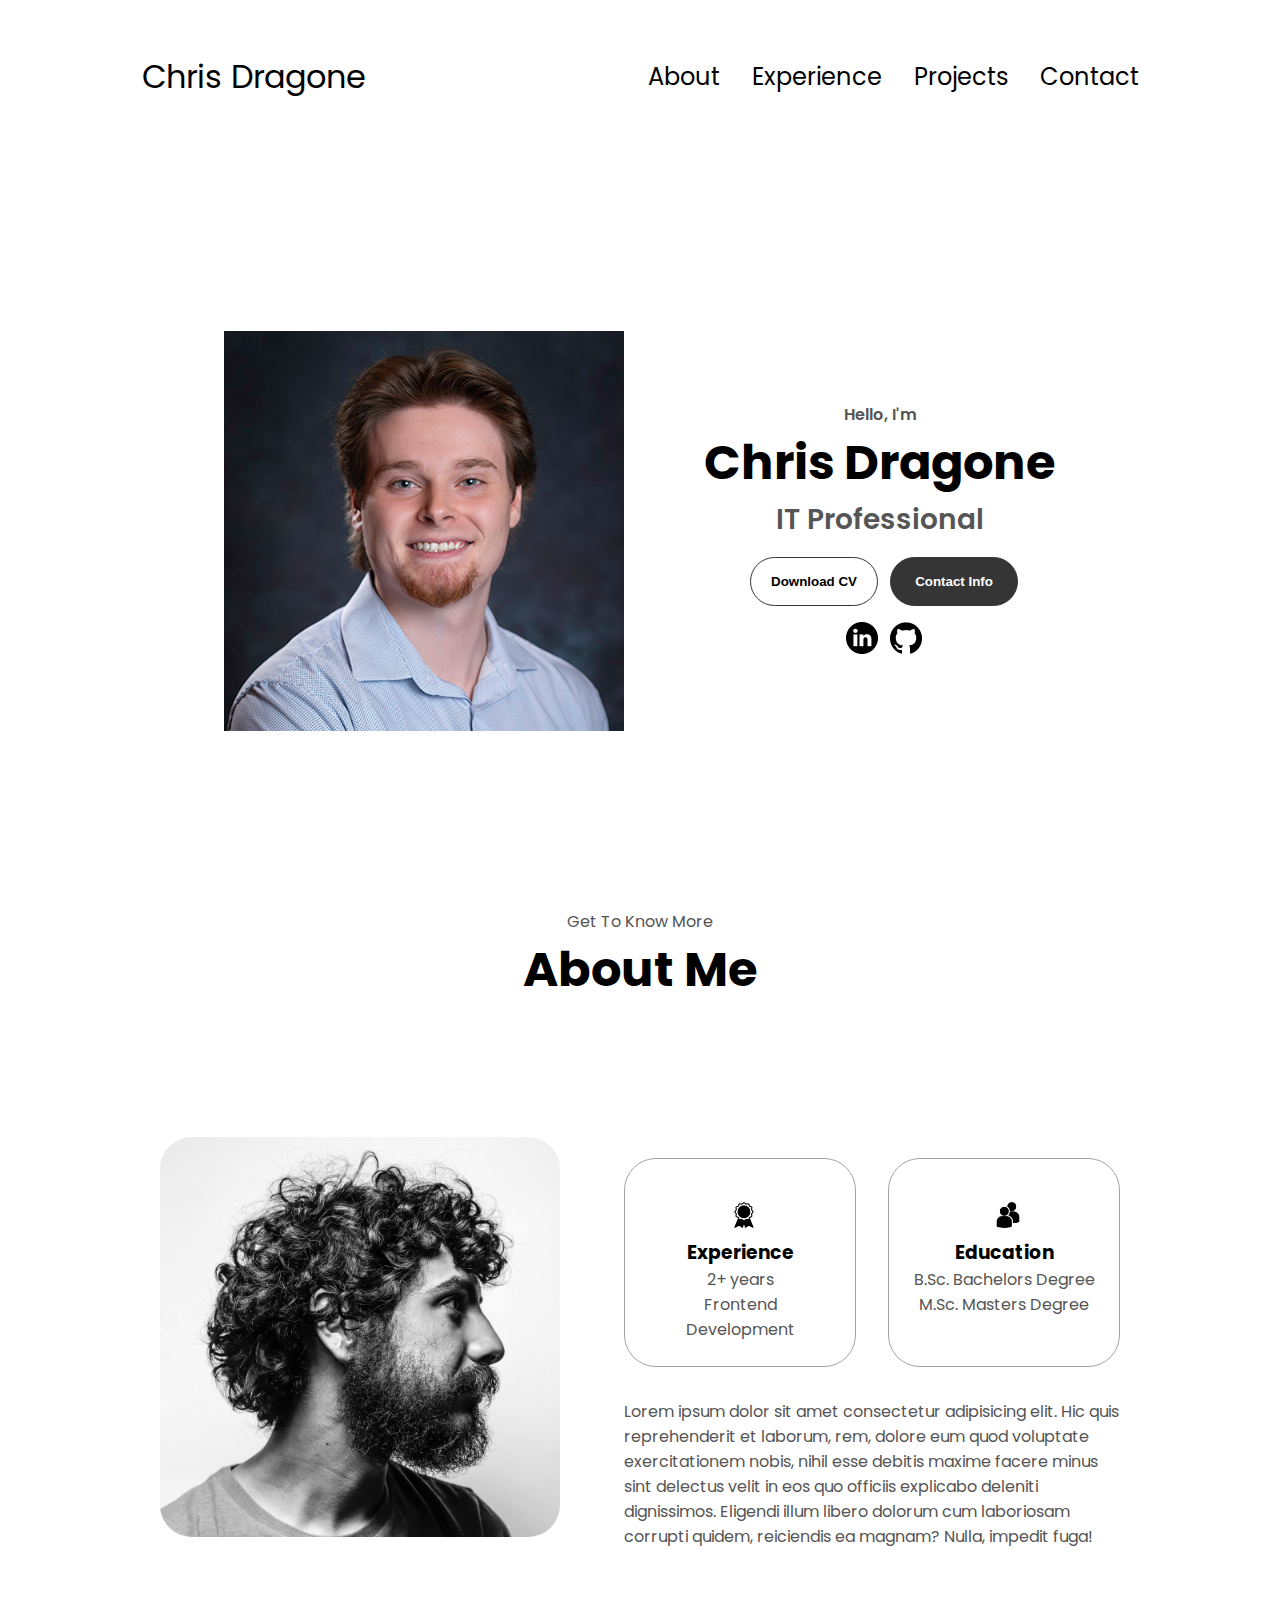
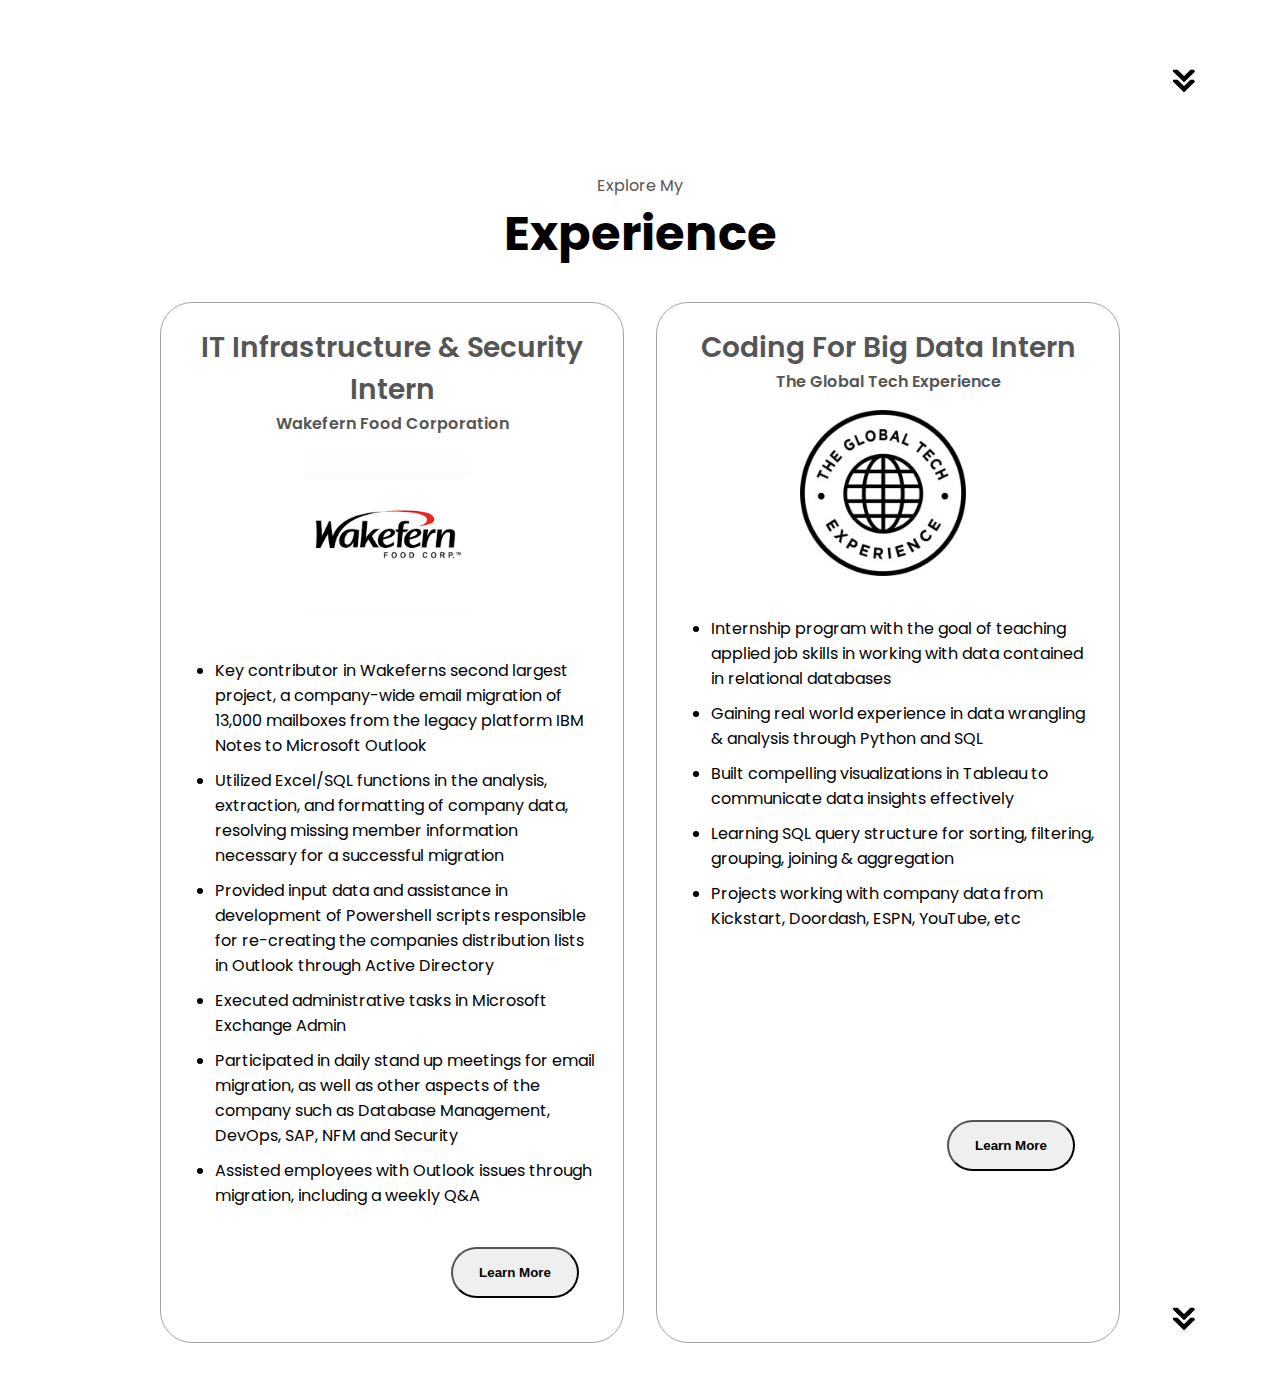
<file: index.html>
<!DOCTYPE html>
<html lang="en">
  <head>
    <meta charset="UTF-8" />
    <meta name="viewport" content="width=device-width, initial-scale=1.0" />
    <title>My Portfolio</title>
    <link rel="stylesheet" href="style.css" />
    <link rel="stylesheet" href="mediaqueries.css" />
  </head>
  <body>
    <nav id="desktop-nav">
      <div class="logo">Chris Dragone</div>
      <div>
        <ul class="nav-links">
          <li><a href="#about">About</a></li>
          <li><a href="#experience">Experience</a></li>
          <li><a href="#projects">Projects</a></li>
          <li><a href="#contacts">Contact</a></li>
        </ul>
      </div>
    </nav>
    <nav id="hamburger-nav">
      <div class="logo">Chris Dragone</div>
      <div class="hamburger-menu">
        <div class="hamburger-icon" onclick="toggleMenu()">
          <span></span>
          <span></span>
          <span></span>
        </div>
        <div class="menu-links">
          <li><a href="#about" onclick="toggleMenu()">About</a></li>
          <li><a href="#experience" onclick="toggleMenu()">Experience</a></li>
          <li><a href="#projects" onclick="toggleMenu()">Projects</a></li>
          <li><a href="#contacts" onclick="toggleMenu()">Contact</a></li>
        </div>
      </div>
    </nav>
    <section id="profile">
      <div class="section__pic-container">
        <img
          src="./assets/profile-pic.jpg"
          alt="Chris Dragone Profile Picture"
        />
      </div>
      <div class="section__text">
        <p class="section__text__p1">Hello, I'm</p>
        <h1 class="title">Chris Dragone</h1>
        <p class="section__text__p2">IT Professional</p>
        <div class="btn_container">
          <button
            class="btn btn-color-2"
            onclick="window.open('./assets/resume-example.pdf')"
          >
            Download CV
          </button>
          <button class="btn btn-color-1" onclick="location.href='./#contact'">
            Contact Info
          </button>
        </div>
        <div id="socials-containter">
          <img
            src="./assets/linkedin.png"
            alt="My LinkedIn profile"
            class="icon"
            onclick="location.href='https://www.linkedin.com/in/chrisdragone'"
          />
          <img
          src="./assets/github.png"
          alt="My GitHub profile"
          class="icon"
          onclick="location.href='https://github.com/CPDragone'"
          />
        </div>
      </div>
    </section>
 <section id="about">
      <p class="section__text__p1">Get To Know More</p>
      <h1 class="title">About Me</h1>
      <div class="section-container">
        <div class="section__pic-container">
          <img
            src="./assets/about-pic.png"
            alt="Profile picture"
            class="about-pic"
          />
        </div>
        <div class="about-details-container">
          <div class="about-containers">
            <div class="details-container">
              <img
                src="./assets/experience.png"
                alt="Experience icon"
                class="icon"
              />
              <h3>Experience</h3>
              <p>2+ years <br />Frontend Development</p>
            </div>
            <div class="details-container">
              <img
                src="./assets/education.png"
                alt="Education icon"
                class="icon"
              />
              <h3>Education</h3>
              <p>B.Sc. Bachelors Degree<br />M.Sc. Masters Degree</p>
            </div>
          </div>
          <div class="text-container">
            <p>
              Lorem ipsum dolor sit amet consectetur adipisicing elit. Hic quis
              reprehenderit et laborum, rem, dolore eum quod voluptate
              exercitationem nobis, nihil esse debitis maxime facere minus sint
              delectus velit in eos quo officiis explicabo deleniti dignissimos.
              Eligendi illum libero dolorum cum laboriosam corrupti quidem,
              reiciendis ea magnam? Nulla, impedit fuga!
            </p>
          </div>
        </div>
      </div>
      <img
        src="./assets/arrow.png"
        alt="Arrow icon"
        class="icon arrow"
        onclick="location.href='./#experience'"
      />
    </section>
    <section id="experience">
      <p class="section__text__p1">Explore My</p>
      <h1 class="title">Experience</h1>
      <div class="experience-details-container">
        <div class="about-containers">
          <div class="details-container">
            <h2 class="experience-sub-title">IT Infrastructure & Security Intern</h2>
            <h3 class = "experience-sub-sub-title">Wakefern Food Corporation</h3>
            <div class="article-container">
              <img src="./assets/wakefern.jpg" alt="Descriptive Alt Text" class="exp-image">
              <div class="content">
                  <ul class="bulleted-list">
                      <li>Key contributor in Wakeferns second largest project, a company-wide email migration of 13,000 mailboxes from the legacy platform IBM Notes to Microsoft Outlook
                      </li>
                      <li>Utilized Excel/SQL functions in the analysis, extraction, and formatting of company data, resolving missing member information necessary for a successful migration</li>
                      <li>Provided input data and assistance in development of Powershell scripts responsible for re-creating the companies distribution lists in Outlook through Active Directory
                      </li>
                      <li>Executed administrative tasks in Microsoft Exchange Admin</li>
                      <li>Participated in daily stand up meetings for email migration, as well as other aspects of the company such as Database Management, DevOps, SAP, NFM and Security
                      </li>
                      <li>Assisted employees with Outlook issues through migration, including a weekly Q&A
                      </li>
                  </ul>
                  <button class="btn learn-more" onclick="location.href='wakefern.html'">Learn More</button>
              </div>
            </div>
          </div>
          <div class="details-container">
            <h2 class="experience-sub-title">Coding For Big Data Intern</h2>
            <h3 class = "experience-sub-sub-title">The Global Tech Experience</h3>
            <div class="article-container">
              <img src="./assets/gtx.jpg" alt="Descriptive Alt Text" class="exp-image">
              <div class="content">
                  <ul class="bulleted-list">
                      <li>Internship program with the goal of teaching applied job skills in working with data contained in relational databases</li>
                      <li>Gaining real world experience in data wrangling & analysis through Python and SQL</li>
                      <li>Built compelling visualizations in Tableau to communicate data insights effectively</li>
                      <li>Learning SQL query structure for sorting, filtering, grouping, joining &  aggregation</li>
                      <li>Projects working with company data from Kickstart, Doordash, ESPN, YouTube, etc</li>
                  </ul>
                  <br>
                  <br>
                  <br>
                  <br>
                  <br>
                  <br>
                  <button class="btn learn-more" onclick="location.href='gtx.html'">Learn More</button>
              </div>
            </div>
          </div>
        </div>
      </div>
      <img
        src="./assets/arrow.png"
        alt="Arrow icon"
        class="icon arrow"
        onclick="location.href='./#projects'"
      />
    </section>
    <script src="script.js"></script>
  </body>
</html>
</file>
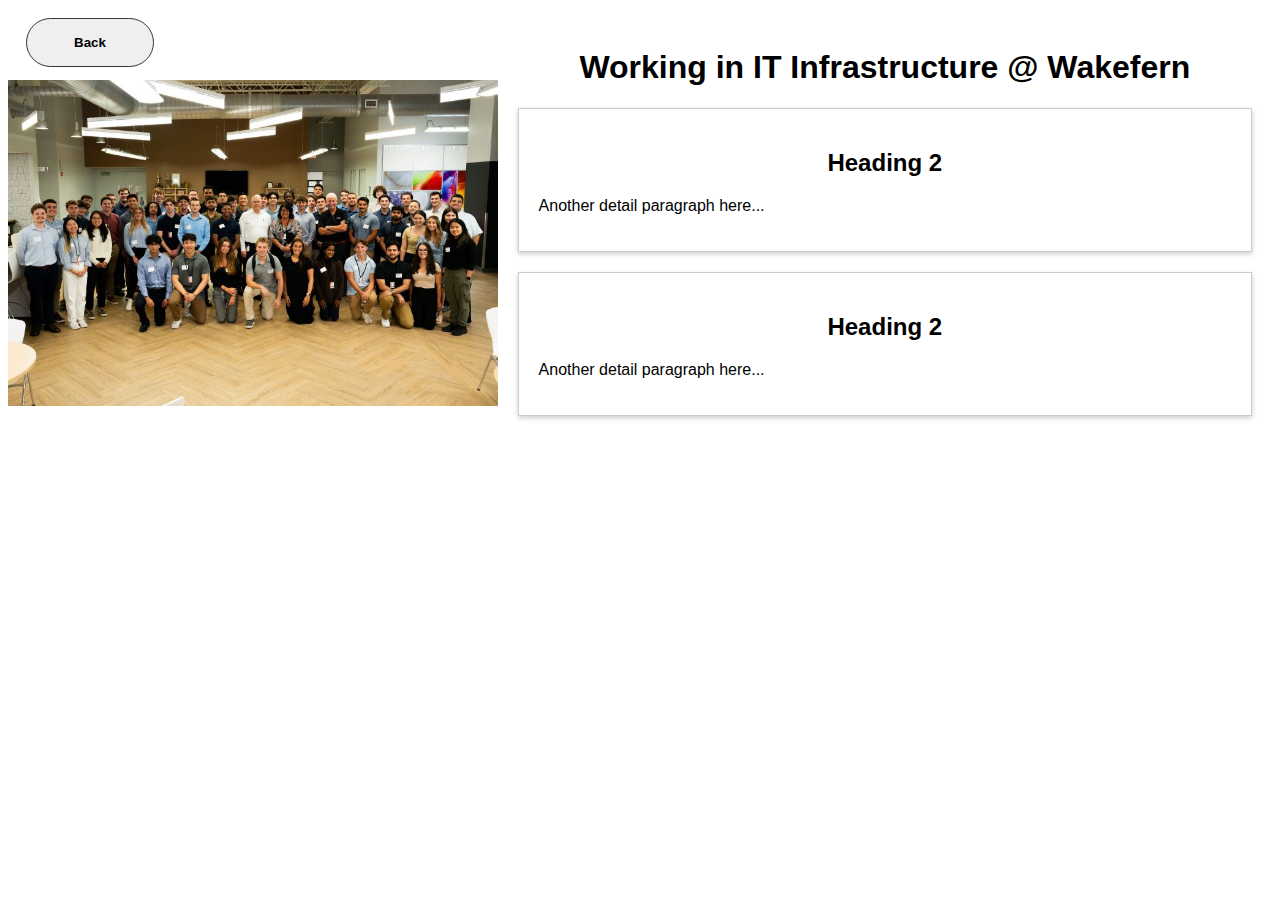
<file: gtx.html>
<!DOCTYPE html>
<html lang="en">
<head>
    <meta charset="UTF-8">
    <meta name="viewport" content="width=device-width, initial-scale=1.0">
    <title>IT Infrastructure & Security Intern - Details</title>
    <link rel="stylesheet" href="experience.css">
</head>
<body class="detail-page">
    <div class="image-side">
        <button class="btn back-button" onclick="location.href='index.html#experience'">Back</button>
        <!-- Add your images here -->
        <br>
        <br>
        <br>
        <br>
        <img src="./assets/wakefern-group-pic.jpg" alt="Image description">
        
        <!-- ... more images ... -->
    </div>
    
    <div class="text-side">
        <h1>Working in IT Infrastructure @ Wakefern</h1>
        <div class="text-box">
            <h2>Heading 2</h2>
            <p>Another detail paragraph here...</p>
        </div>
        <div class="text-box">
            <h2>Heading 2</h2>
            <p>Another detail paragraph here...</p>
        </div>
        <!-- ... more text boxes ... -->
    </div>

    <!-- ... -->
</body>
</html>
</file>
<file: style.css>
/* GENERAL */

@import url('https://fonts.googleapis.com/css2?family=Poppins:wght@300;400;500;600&display=swap');

* {
    margin: 0;
    padding: 0;
}

body {
    font-family: "Poppins", sans-serif;
}

html {
    scroll-behavior: smooth;
}

p {
    color: rgb(85,85,85);
}

/* TRANSITION */

a, .btn {
    transition: all 300ms ease;
}

/* DESKTOP NAV */

nav, 
.nav-links {
    display: flex;
}

nav {
    justify-content: space-around;
    align-items: center;
    height: 17vh;
}

.nav-links {
    gap: 2rem;
    list-style: none;
    font-size: 1.5rem;
}

a {
    color: black;
    text-decoration: none;
    text-decoration-color: white;
}

a:hover {
    color: grey;
    text-decoration: underline;
    text-underline-offset: 1rem;
    text-decoration-color: rgb(181, 181, 181);
}

.logo {
    font-size: 2rem;
}

.logo:hover {
    cursor: default;
}

/* HAMBURGER */

#hamburger-nav {
  display: none;
}

.hamburger-menu {
  position: relative;
  display: inline-block;
}

.hamburger-icon {
  display: flex;
  flex-direction: column;
  justify-content: space-between;
  height: 24px;
  width: 30px;
  cursor: pointer;
}

.hamburger-icon span {
  width: 100%;
  height: 2px;
  background-color: black;
  transition: all 0.3 ease-in-out;
}

.menu-links {
  position: absolute;
  top: 100%;
  right: 0;
  background-color: white;
  width: fit-content;
  max-height: 0;
  overflow: hidden;
  transition: all 0.3 ease-in-out;
}

.menu-links a {
  display: block;
  padding: 10px;
  text-align: center;
  font-size: 1.5rem;
  color: black;
  text-decoration: none;
  transition: all 0.3 ease-in-out;
}

.menu-links li {
  list-style: none;
}

.menu-links.open {
  max-height: 300px;
}

.hamburger-icon.open span:first-child {
  transform: rotate(45deg) translate(10px, 5px);
}

.hamburger-icon.open span:nth-child(2) {
  opacity: 0;
}

.hamburger-icon.open span:last-child {
  transform: rotate(-45deg) translate(10px, -5px);
}

.hamburger-icon span:first-child {
  transform: none;
}

.hamburger-icon span:first-child {
  opacity: 1;
}

.hamburger-icon span:first-child {
  transform: none;
}

/* SECTIONS */

section {
  padding-top: 4vh;
  height: 96vh;
  margin: 0 10rem;
  box-sizing: border-box;
  min-height: fit-content;
}

.section-container {
  display: flex;
}

/* PROFILE SECTION */

#profile {
  display: flex;
  justify-content: center;
  gap: 5rem;
  height: 80vh;
}

.section__pic-container {
  display: flex;
  height: 400px;
  width: 400px;
  margin: auto 0;
}

.section__text {
  align-self: center;
  text-align: center;
}

.section__text p {
  font-weight: 600;
}

.section__text__p1 {
  text-align: center;
}

.section__text__p2 {
  font-size: 1.75rem;
  margin-bottom: 1rem;
}

.title {
  font-size: 3rem;
  text-align: center;
}

#socials-container {
  display: flex;
  justify-content: center;
  margin-top: 1rem;
  gap: 2rem;
}

/* ICONS */

.icon {
  cursor: pointer;
  height: 2rem;
  margin-top: 1rem;
  margin-inline-start: 0.5rem;
}

/* BUTTONS */

.btn-container {
  display: flex;
  justify-content: center;
  gap: 1rem;
}

.btn {
  font-weight: 600;
  transition: all 300ms ease;
  padding: 1rem;
  width: 8rem;
  border-radius: 2rem;
}

.btn-color-1,
.btn-color-2 {
  border: rgb(53, 53, 53) 0.1rem solid;
  margin-left: 0.5rem;
}

.btn-color-1:hover,
.btn-color-2:hover,
.learn-more:hover {
  cursor: pointer;
}

.btn-color-1,
.btn-color-2:hover,
.learn-more:hover {
  background: rgb(53, 53, 53);
  color: white;
}

.btn-color-1:hover {
  background: rgb(0, 0, 0);
}

.btn-color-2 {
  background: none;
}

.btn-color-2:hover {
  border: rgb(255, 255, 255) 0.1rem solid;
}

.btn-container {
  gap: 1rem;
}

/* ABOUT SECTION */

#about {
  position: relative;
}

.about-containers {
  gap: 2rem;
  margin-bottom: 2rem;
  margin-top: 2rem;
}

.about-details-container {
  justify-content: center;
  flex-direction: column;
}

.about-containers,
.about-details-container {
  display: flex;
}

.about-pic {
  border-radius: 2rem;
}

.arrow {
  position: absolute;
  right: -5rem;
  bottom: 2.5rem;
}

.details-container {
  padding: 1.5rem;
  flex: 1;
  background: white;
  border-radius: 2rem;
  border: rgb(53, 53, 53) 0.1rem solid;
  border-color: rgb(163, 163, 163);
  text-align: center;
}

.section-container {
  gap: 4rem;
  height: 80%;
}

.section__pic-container {
  height: 400px;
  width: 400px;
  margin: auto 0;
}

/* EXPERIENCE SECTION */

#experience {
  position: relative;
}

.experience-sub-title {
  color: rgb(85, 85, 85);
  font-weight: 600;
  font-size: 1.75rem;
  margin-bottom: 0rem;
}

.experience-sub-sub-title {
  color: rgb(85, 85, 85);
  font-weight: 600;
  font-size: 1rem;
  margin-bottom: 1rem;
}

.experience-details-container {
  display: flex;
  justify-content: center;
  flex-direction: column;
}

.article-container {
  display: flex;
  text-align: initial;
  flex-wrap: wrap;
  flex-direction: row;
  gap: 2.5rem;
  justify-content: space-around;
  position: relative;
  padding-bottom: 100px;
}

.exp-image {
  align-items: flex-start;
  width: 40%; /* Adjust the width as needed */
  height: auto; /* Keeps the aspect ratio of the image */
  margin-right: 10px; /* Adds space between the image and the list */
  flex-shrink: 0;
}

.bulleted-list {
  list-style-type: disc; /* Styles the bullet points */
  padding-left: 30px; /* Adjust this value so the bullets appear as desired */
  margin: 0;
  word-wrap: break-word; /* Ensures words wrap and do not overflow */
}

.bulleted-list li {
  margin-bottom: 10px; /* Space between list items */
  text-indent: 0px; /* Adjust so the text aligns with the bullet points */
  padding-left: 0px; /* Adjust so the text aligns with the bullet points */
}

.learn-more {
  position: absolute;
  right: 20px; /* 20px from the right of the container */
  bottom: 20px; /* 20px from the bottom of the container */
  align-self: flex-end; /* Aligns the button to the right */
  margin-top: auto; /* Pushes the button to the bottom */
}


.content {
  flex-grow: 1; /* Allows the content div to take up remaining space */
  display: flex;
  flex-direction: column;
}

/* PROJECTS SECTION */

#projects {
  position: relative;
}

.color-container {
  border-color: rgb(163, 163, 163);
  background: rgb(250, 250, 250);
}

.project-img {
  border-radius: 2rem;
  width: 90%;
  height: 90%;
}

.project-title {
  margin: 1rem;
  color: black;
}

.project-btn {
  color: black;
  border-color: rgb(163, 163, 163);
}

/* CONTACT */

#contact {
  display: flex;
  justify-content: center;
  flex-direction: column;
  height: 70vh;
}

.contact-info-upper-container {
  display: flex;
  justify-content: center;
  border-radius: 2rem;
  border: rgb(53, 53, 53) 0.1rem solid;
  border-color: rgb(163, 163, 163);
  background: (250, 250, 250);
  margin: 2rem auto;
  padding: 0.5rem;
}

.contact-info-container {
  display: flex;
  align-items: center;
  justify-content: center;
  gap: 0.5rem;
  margin: 1rem;
}

.contact-info-container p {
  font-size: larger;
}

.contact-icon {
  cursor: default;
}

.email-icon {
  height: 2.5rem;
}

/* FOOTER SECTION */

footer {
  height: 26vh;
  margin: 0 1rem;
}

footer p {
  text-align: center;
}
</file>
<file: mediaqueries.css>
@media screen and (max-width: 1200px) {
    #desktop-nav {
        display: none;
    }
    #hamburger-nav {
        display: flex;
    }
}
</file>
<file: experience.css>
.detail-page {
    font-family: Arial, sans-serif; /* Or any other font you're using */
    display: flex;
    height: 100vh;
    overflow: hidden;
}

.image-side {
    width: 40%; /* Adjust width as needed */
    display: flex;
    flex-direction: column;
    align-items: flex-start; /* Aligns images to the left */
    justify-content: flex-start;
    position: relative;
}

.image-side .back-button {
    position: absolute;
    top: 10px;
    left: 10px;
    z-index: 10;
    /* Style your back button as needed */
}

.image-side img {
    width: auto;
    max-width: 100%;
    margin-bottom: 20px;
}

.text-side {
    width: 60%;
    padding: 20px;
    overflow-y: auto;
    display: flex;
    flex-direction: column;
}

.text-box {
    background: #fff; /* Or any color that matches your design */
    box-shadow: 0 2px 5px rgba(0,0,0,0.2); /* For a slight shadow, similar to 'experience' boxes */
    border: 1px solid #ccc; /* Optional, if you want borders */
    margin-bottom: 20px;
    padding: 20px;
}

.text-side h1, .text-box h2 {
    text-align: center;
}

.text-box h2 {

}

.text-box p {
    /* Paragraph styles */
}

.btn {
  font-weight: 600;
  transition: all 300ms ease;
  padding: 1rem;
  width: 8rem;
  border-radius: 2rem;
}

.back-button{
  border: rgb(53, 53, 53) 0.1rem solid;
  margin-left: 0.5rem;

}

.back-button:hover{
  cursor: pointer;
  background: rgb(53, 53, 53);
  color: white;
}
</file>
